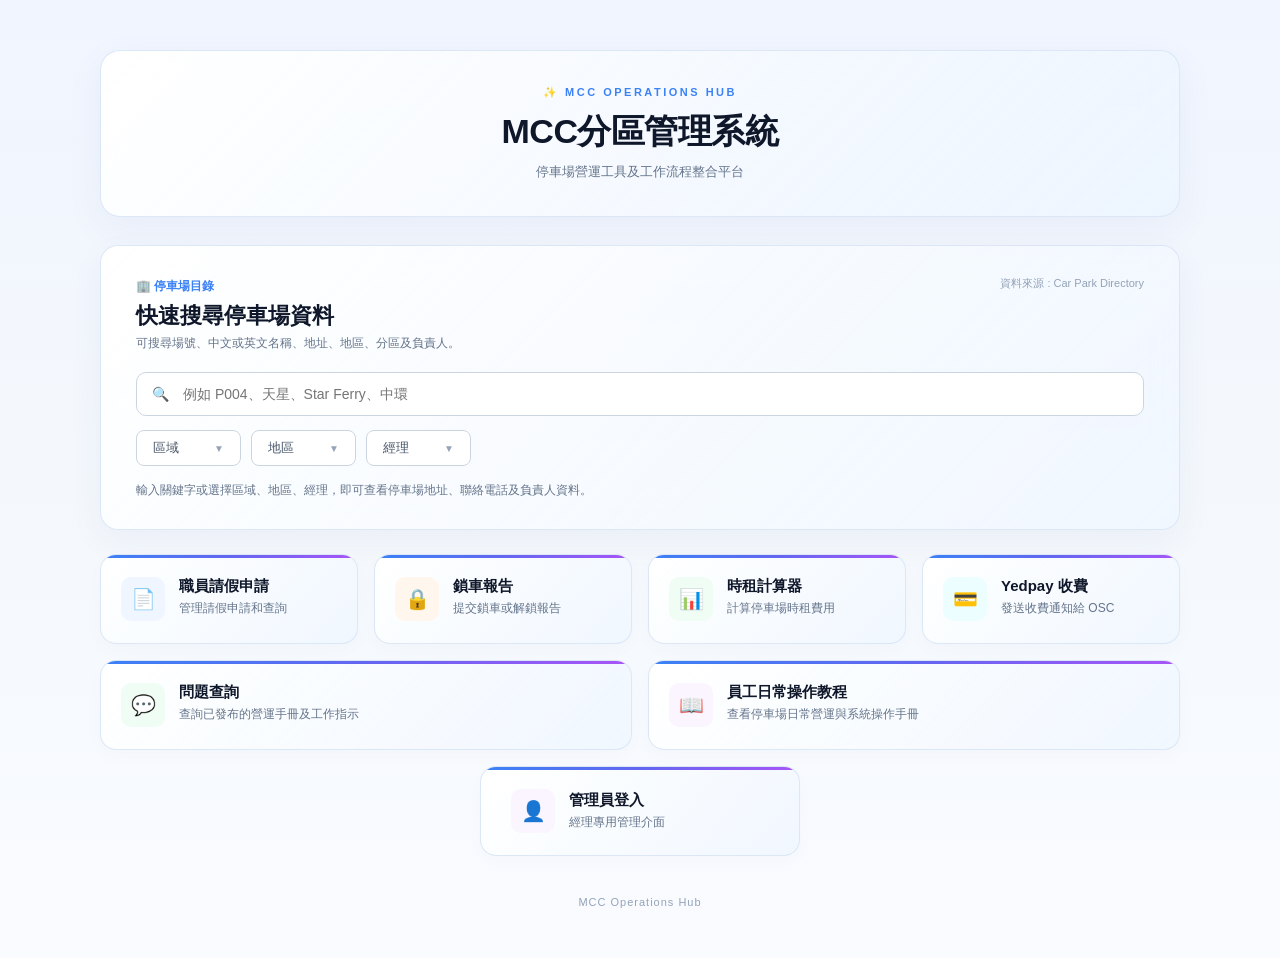
<file: index.html>
<!DOCTYPE html>
<html lang="zh-HK">
<head>
    <meta charset="UTF-8">
    <meta name="viewport" content="width=device-width, initial-scale=1.0">
    <title>MCC分區管理系統 - 停車場營運工具</title>
    <style>
        * {
            box-sizing: border-box;
            margin: 0;
            padding: 0;
            font-family: -apple-system, BlinkMacSystemFont, "Segoe UI", Roboto, "Helvetica Neue", Arial, sans-serif;
        }

        body {
            background: linear-gradient(180deg, #f0f5ff 0%, #f4f8fc 50%, #f9fbff 100%);
            color: #1e293b;
            padding: 50px 20px;
            min-height: 100vh;
        }

        .page-container {
            max-width: 1080px;
            margin: 0 auto;
            position: relative;
        }

        /* 頂部標題大卡片 */
        .top-header-card {
            background: linear-gradient(135deg, rgba(255, 255, 255, 0.95) 0%, rgba(235, 244, 255, 0.8) 100%);
            backdrop-filter: blur(16px);
            -webkit-backdrop-filter: blur(16px);
            border: 1px solid rgba(215, 228, 245, 0.85);
            border-radius: 20px;
            padding: 35px 30px;
            text-align: center;
            box-shadow: 0 12px 40px rgba(30, 58, 138, 0.05);
            margin-bottom: 28px;
            position: relative;
            overflow: hidden;
        }

        .brand-subtitle {
            font-size: 11px;
            letter-spacing: 2.5px;
            color: #3b82f6;
            font-weight: 700;
            margin-bottom: 10px;
        }

        .top-header-card h1 {
            font-size: 34px;
            color: #0f172a;
            font-weight: 800;
            letter-spacing: -0.5px;
            margin-bottom: 8px;
        }

        .brand-desc {
            font-size: 13px;
            color: #64748b;
        }

        /* 快速搜尋大卡片 */
        .search-main-card {
            background: linear-gradient(135deg, rgba(255, 255, 255, 0.95) 0%, rgba(238, 246, 255, 0.75) 100%);
            backdrop-filter: blur(16px);
            -webkit-backdrop-filter: blur(16px);
            border: 1px solid rgba(215, 228, 245, 0.85);
            border-radius: 18px;
            padding: 30px 35px;
            box-shadow: 0 12px 35px rgba(30, 58, 138, 0.05);
            margin-bottom: 24px;
            position: relative;
            overflow: hidden;
        }

        .func-card::before,
        .admin-card::before {
            content: '';
            position: absolute;
            top: 0;
            left: 0;
            right: 0;
            height: 3px;
            background: linear-gradient(90deg, #3b82f6 0%, #6366f1 50%, #a855f7 100%);
            border-radius: 16px 16px 0 0;
        }

        .directory-badge {
            font-size: 12px;
            color: #3b82f6;
            font-weight: 600;
        }

        .search-title-area {
            margin-top: 6px;
            margin-bottom: 6px;
        }

        .search-title-area h2 {
            font-size: 22px;
            color: #0f172a;
            font-weight: 700;
            margin-bottom: 4px;
        }

        .search-subtitle-text {
            font-size: 12px;
            color: #64748b;
        }

        .data-source-top {
            position: absolute;
            top: 30px;
            right: 35px;
            font-size: 11px;
            color: #94a3b8;
        }

        /* 搜尋輸入框 */
        .input-wrapper {
            position: relative;
            margin: 20px 0 14px 0;
        }

        .input-wrapper .search-icon {
            position: absolute;
            left: 16px;
            top: 50%;
            transform: translateY(-50%);
            color: #94a3b8;
            font-size: 14px;
        }

        .input-wrapper input {
            width: 100%;
            padding: 13px 16px 13px 46px;
            background: #ffffff;
            border: 1px solid #cbd5e1;
            border-radius: 10px;
            font-size: 14px;
            color: #0f172a;
            outline: none;
            transition: all 0.2s ease;
        }

        .input-wrapper input:focus {
            border-color: #3b82f6;
            box-shadow: 0 0 0 3px rgba(59, 130, 246, 0.12);
        }

        /* 下拉篩選列 */
        .filters-container {
            display: flex;
            gap: 10px;
            margin-bottom: 16px;
        }

        .dropdown-box {
            background: #ffffff;
            border: 1px solid #cbd5e1;
            border-radius: 8px;
            padding: 8px 16px;
            font-size: 13px;
            color: #475569;
            display: flex;
            align-items: center;
            justify-content: space-between;
            width: 105px;
            cursor: pointer;
        }

        .dropdown-arrow {
            font-size: 10px;
            color: #94a3b8;
        }

        .search-bottom-tip {
            font-size: 12px;
            color: #64748b;
        }

        /* 網格排版 */
        .modules-grid-row {
            display: grid;
            grid-template-columns: repeat(4, 1fr);
            gap: 16px;
            margin-bottom: 16px;
        }

        .modules-grid-row-2 {
            display: grid;
            grid-template-columns: repeat(2, 1fr);
            gap: 16px;
            margin-bottom: 16px;
        }

        /* 單個功能卡片設計 */
        .func-card {
            background: linear-gradient(135deg, rgba(255, 255, 255, 0.95) 0%, rgba(238, 246, 255, 0.75) 100%);
            border: 1px solid rgba(215, 228, 245, 0.85);
            border-radius: 16px;
            padding: 22px 20px;
            display: flex;
            align-items: flex-start;
            gap: 14px;
            box-shadow: 0 6px 20px rgba(0, 0, 0, 0.02);
            cursor: pointer;
            position: relative;
            overflow: hidden;
            transition: all 0.25s ease;
        }

        .func-card:hover {
            transform: translateY(-3px);
            box-shadow: 0 10px 30px rgba(59, 130, 246, 0.1);
            border-color: #3b82f6;
            background: linear-gradient(135deg, rgba(255, 255, 255, 1) 0%, rgba(230, 240, 255, 0.9));
        }

        /* 圖示方塊微調 */
        .icon-box {
            width: 44px;
            height: 44px;
            border-radius: 10px;
            display: flex;
            align-items: center;
            justify-content: center;
            font-size: 20px;
            flex-shrink: 0;
        }

        /* 顏色配搭 */
        .blue-bg { background: #eff6ff; color: #2563eb; }
        .orange-bg { background: #fff7ed; color: #ea580c; }
        .green-bg { background: #f0fdf4; color: #16a34a; }
        .cyan-bg { background: #ecfeff; color: #0891b2; }
        .cyan-light-bg { background: #f0fdf4; color: #0d9488; }
        .purple-bg { background: #faf5ff; color: #9333ea; }

        .func-text h3 {
            font-size: 15px;
            color: #0f172a;
            font-weight: 600;
            margin-bottom: 4px;
        }

        .func-text p {
            font-size: 12px;
            color: #64748b;
            line-height: 1.4;
        }

        /* 管理員登入列置中 */
        .admin-login-row {
            display: flex;
            justify-content: center;
            margin-top: 16px;
            margin-bottom: 30px;
        }

        .admin-card {
            background: linear-gradient(135deg, rgba(255, 255, 255, 0.95) 0%, rgba(238, 246, 255, 0.75) 100%);
            border: 1px solid rgba(215, 228, 245, 0.85);
            border-radius: 16px;
            padding: 22px 30px;
            display: flex;
            align-items: center;
            gap: 14px;
            box-shadow: 0 6px 20px rgba(0, 0, 0, 0.02);
            cursor: pointer;
            width: 320px;
            position: relative;
            overflow: hidden;
            transition: all 0.25s ease;
        }

        .admin-card:hover {
            transform: translateY(-3px);
            box-shadow: 0 10px 30px rgba(147, 51, 234, 0.1);
            border-color: #9333ea;
            background: linear-gradient(135deg, rgba(255, 255, 255, 1) 0%, rgba(240, 230, 255, 0.9));
        }

        /* 底部版權 */
        .footer-info {
            text-align: center;
            font-size: 11px;
            color: #94a3b8;
            letter-spacing: 1px;
            margin-top: 40px;
        }

        /* 響應式 */
        @media (max-width: 900px) {
            .modules-grid-row {
                grid-template-columns: repeat(2, 1fr) !important;
            }
        }
        @media (max-width: 600px) {
            .modules-grid-row, .modules-grid-row-2 {
                grid-template-columns: 1fr !important;
            }
        }
    </style>
</head>
<body>
    <div class="page-container">
        
        <!-- 頂部標題大卡片 -->
        <header class="top-header-card">
            <div class="brand-subtitle">✨ MCC OPERATIONS HUB</div>
            <h1>MCC分區管理系統</h1>
            <p class="brand-desc">停車場營運工具及工作流程整合平台</p>
        </header>

        <!-- 快速搜尋大卡片 -->
        <section class="search-main-card">
            <span class="directory-badge">🏢 停車場目錄</span>
            <div class="data-source-top">資料來源 : Car Park Directory</div>
            
            <div class="search-title-area">
                <h2>快速搜尋停車場資料</h2>
                <p class="search-subtitle-text">可搜尋場號、中文或英文名稱、地址、地區、分區及負責人。</p>
            </div>

            <!-- 搜尋框 -->
            <div class="input-wrapper">
                <span class="search-icon">🔍</span>
                <input type="text" placeholder="例如 P004、天星、Star Ferry、中環">
            </div>

            <!-- 下拉篩選 -->
            <div class="filters-container">
                <div class="dropdown-box">
                    <span>區域</span>
                    <span class="dropdown-arrow">▼</span>
                </div>
                <div class="dropdown-box">
                    <span>地區</span>
                    <span class="dropdown-arrow">▼</span>
                </div>
                <div class="dropdown-box">
                    <span>經理</span>
                    <span class="dropdown-arrow">▼</span>
                </div>
            </div>

            <div class="search-bottom-tip">輸入關鍵字或選擇區域、地區、經理，即可查看停車場地址、聯絡電話及負責人資料。</div>
        </section>

        <!-- 第一行功能卡片 (4格) -->
        <div class="modules-grid-row">
            <div class="func-card" onclick="alert('進入請假申請...')">
                <div class="icon-box blue-bg">📄</div>
                <div class="func-text">
                    <h3>職員請假申請</h3>
                    <p>管理請假申請和查詢</p>
                </div>
            </div>

            <div class="func-card" onclick="alert('進入鎖車報告...')">
                <div class="icon-box orange-bg">🔒</div>
                <div class="func-text">
                    <h3>鎖車報告</h3>
                    <p>提交鎖車或解鎖報告</p>
                </div>
            </div>

            <div class="func-card" onclick="alert('進入時租計算器...')">
                <div class="icon-box green-bg">📊</div>
                <div class="func-text">
                    <h3>時租計算器</h3>
                    <p>計算停車場時租費用</p>
                </div>
            </div>

            <div class="func-card" onclick="alert('進入 Yedpay 收費...')">
                <div class="icon-box cyan-bg">💳</div>
                <div class="func-text">
                    <h3>Yedpay 收費</h3>
                    <p>發送收費通知給 OSC</p>
                </div>
            </div>
        </div>

        <!-- 第二行功能卡片 (2格) -->
        <div class="modules-grid-row-2">
            <div class="func-card" onclick="alert('進入問題查詢...')">
                <div class="icon-box cyan-light-bg">💬</div>
                <div class="func-text">
                    <h3>問題查詢</h3>
                    <p>查詢已發布的營運手冊及工作指示</p>
                </div>
            </div>

            <div class="func-card" onclick="window.location.href='manuals.html'">
                <div class="icon-box purple-bg">📖</div>
                <div class="func-text">
                    <h3>員工日常操作教程</h3>
                    <p>查看停車場日常營運與系統操作手冊</p>
                </div>
            </div>
        </div>

        <!-- 管理員登入 -->
        <div class="admin-login-row">
            <div class="admin-card" onclick="alert('管理員登入...')">
                <div class="icon-box purple-bg">👤</div>
                <div class="func-text">
                    <h3>管理員登入</h3>
                    <p>經理專用管理介面</p>
                </div>
            </div>
        </div>

        <!-- 底部版權 -->
        <footer class="footer-info">
            MCC Operations Hub
        </footer>
    </div>
</body>
</html>
</file>
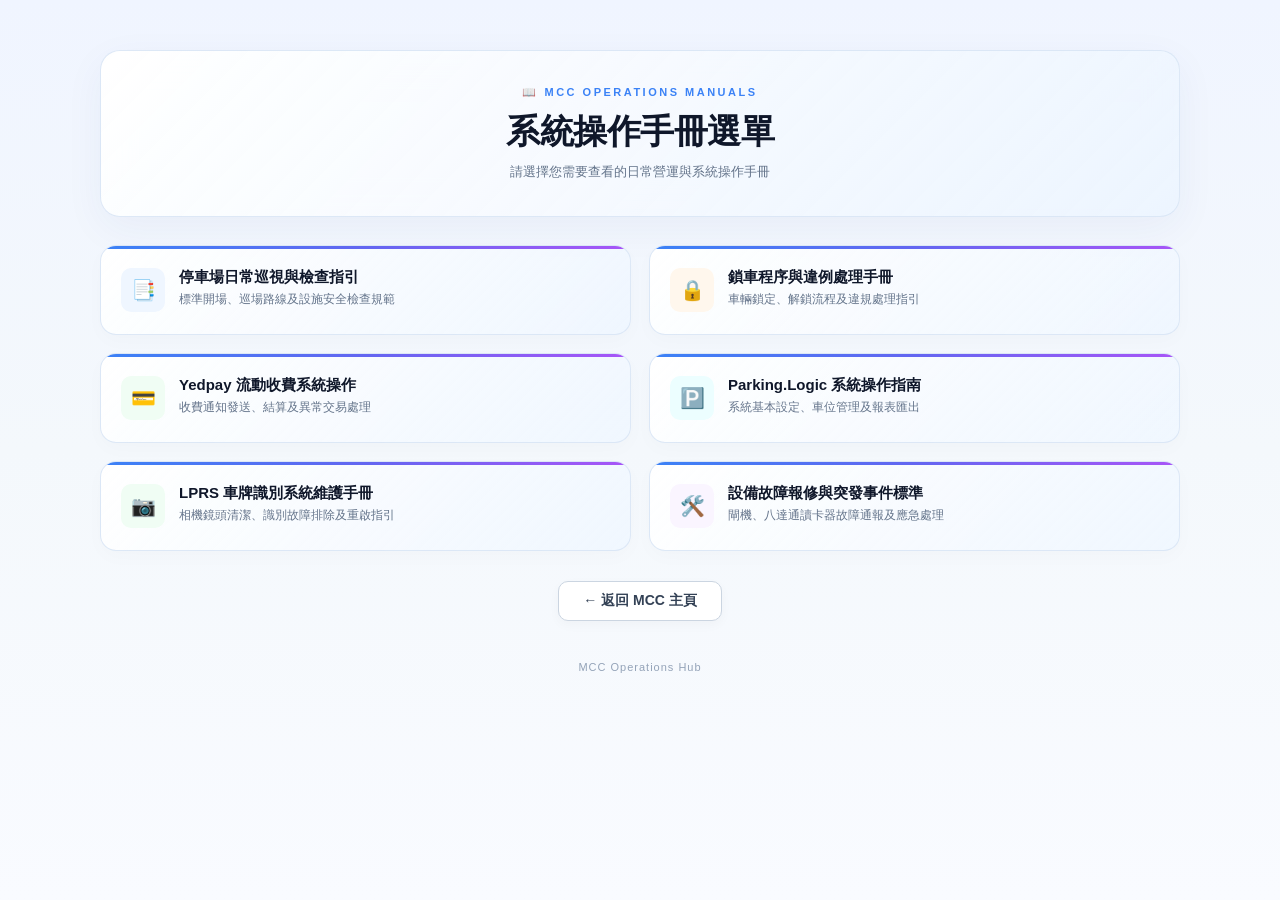
<file: manuals.html>
<!DOCTYPE html>
<html lang="zh-HK">
<head>
    <meta charset="UTF-8">
    <meta name="viewport" content="width=device-width, initial-scale=1.0">
    <title>系統操作手冊選單 - MCC分區管理系統</title>
    <link rel="stylesheet" href="style.css">
</head>
<body>
    <div class="page-container">
        
        <!-- 頂部標題大卡片 (同 index.html 100% 一致) -->
        <header class="top-header-card">
            <div class="brand-subtitle">📖 MCC OPERATIONS MANUALS</div>
            <h1>系統操作手冊選單</h1>
            <p class="brand-desc">請選擇您需要查看的日常營運與系統操作手冊</p>
        </header>

        <!-- 手冊分類卡片格網 (2 欄精緻排版) -->
        <section class="manuals-grid">
            <!-- 手冊 1 -->
            <div class="func-card" onclick="alert('載入手冊中...')">
                <div class="icon-box blue-bg">📑</div>
                <div class="func-text">
                    <h3>停車場日常巡視與檢查指引</h3>
                    <p>標準開場、巡場路線及設施安全檢查規範</p>
                </div>
            </div>

            <!-- 手冊 2 -->
            <div class="func-card" onclick="alert('載入手冊中...')">
                <div class="icon-box orange-bg">🔒</div>
                <div class="func-text">
                    <h3>鎖車程序與違例處理手冊</h3>
                    <p>車輛鎖定、解鎖流程及違規處理指引</p>
                </div>
            </div>

            <!-- 手冊 3 -->
            <div class="func-card" onclick="alert('載入手冊中...')">
                <div class="icon-box green-bg">💳</div>
                <div class="func-text">
                    <h3>Yedpay 流動收費系統操作</h3>
                    <p>收費通知發送、結算及異常交易處理</p>
                </div>
            </div>

            <!-- 手冊 4 -->
            <div class="func-card" onclick="alert('載入手冊中...')">
                <div class="icon-box cyan-bg">🅿️</div>
                <div class="func-text">
                    <h3>Parking.Logic 系統操作指南</h3>
                    <p>系統基本設定、車位管理及報表匯出</p>
                </div>
            </div>

            <!-- 手冊 5 -->
            <div class="func-card" onclick="alert('載入手冊中...')">
                <div class="icon-box cyan-light-bg">📷</div>
                <div class="func-text">
                    <h3>LPRS 車牌識別系統維護手冊</h3>
                    <p>相機鏡頭清潔、識別故障排除及重啟指引</p>
                </div>
            </div>

            <!-- 手冊 6 -->
            <div class="func-card" onclick="alert('載入手冊中...')">
                <div class="icon-box purple-bg">🛠️</div>
                <div class="func-text">
                    <h3>設備故障報修與突發事件標準</h3>
                    <p>閘機、八達通讀卡器故障通報及應急處理</p>
                </div>
            </div>
        </section>

        <!-- 返回主頁按鈕列 -->
        <div class="back-home-row">
            <button class="back-btn" onclick="goBackHome()">← 返回 MCC 主頁</button>
        </div>

        <!-- 底部版權 -->
        <footer class="footer-info">
            MCC Operations Hub
        </footer>
    </div>

    <script>
        function goBackHome() {
            // 返回主頁
            window.location.href = 'index.html';
        }
    </script>
</body>
</html>
</file>
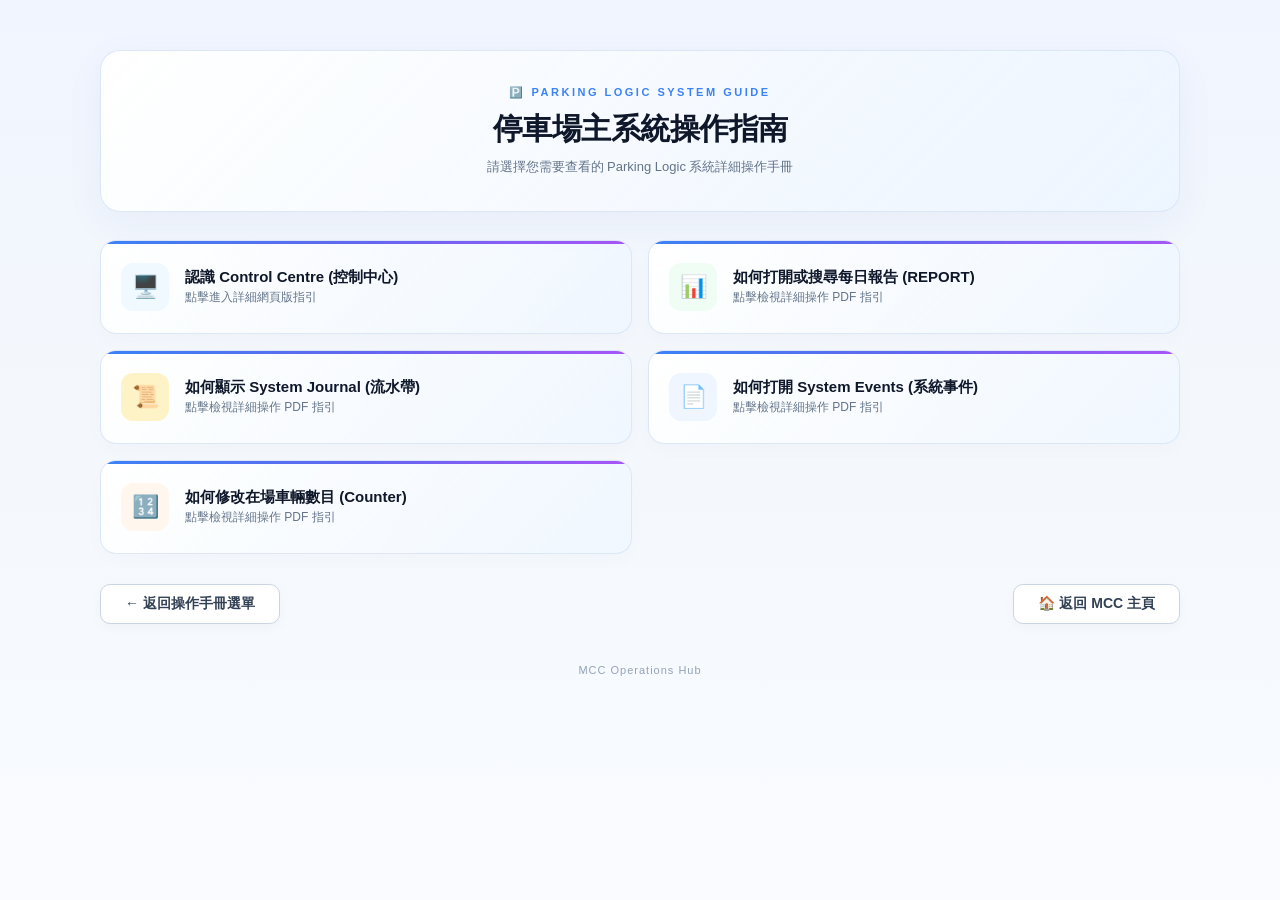
<file: parking_logic.html>
<!DOCTYPE html>
<html lang="zh-HK">
<head>
    <meta charset="UTF-8">
    <meta name="viewport" content="width=device-width, initial-scale=1.0">
    <title>停車場主系統操作 (Parking Logic) - MCC分區管理系統</title>
    <style>
        * {
            box-sizing: border-box;
            margin: 0;
            padding: 0;
            font-family: -apple-system, BlinkMacSystemFont, "Segoe UI", Roboto, "Helvetica Neue", Arial, sans-serif;
        }

        body {
            background: linear-gradient(180deg, #f0f5ff 0%, #f4f8fc 50%, #f9fbff 100%);
            color: #1e293b;
            padding: 50px 20px;
            min-height: 100vh;
        }

        .page-container {
            max-width: 1080px;
            margin: 0 auto;
            position: relative;
        }

        /* 頂部標題大卡片 */
        .top-header-card {
            background: linear-gradient(135deg, rgba(255, 255, 255, 0.95) 0%, rgba(235, 244, 255, 0.8) 100%);
            backdrop-filter: blur(16px);
            -webkit-backdrop-filter: blur(16px);
            border: 1px solid rgba(215, 228, 245, 0.85);
            border-radius: 20px;
            padding: 35px 30px;
            text-align: center;
            box-shadow: 0 12px 40px rgba(30, 58, 138, 0.05);
            margin-bottom: 28px;
            position: relative;
            overflow: hidden;
        }

        .brand-subtitle {
            font-size: 11px;
            letter-spacing: 2.5px;
            color: #3b82f6;
            font-weight: 700;
            margin-bottom: 10px;
        }

        .top-header-card h1 {
            font-size: 30px;
            color: #0f172a;
            font-weight: 800;
            letter-spacing: -0.5px;
            margin-bottom: 8px;
        }

        .brand-desc {
            font-size: 13px;
            color: #64748b;
        }

        /* 內容方塊網格排版 (2 欄精緻卡片) */
        .modules-grid-row {
            display: grid;
            grid-template-columns: repeat(2, 1fr);
            gap: 16px;
            margin-bottom: 24px;
        }

        /* 單個方塊卡片設計 */
        .pdf-card {
            background: linear-gradient(135deg, rgba(255, 255, 255, 0.95) 0%, rgba(238, 246, 255, 0.75) 100%);
            border: 1px solid rgba(215, 228, 245, 0.85);
            border-radius: 16px;
            padding: 22px 20px;
            box-shadow: 0 6px 20px rgba(0, 0, 0, 0.02);
            position: relative;
            overflow: hidden;
            display: flex;
            align-items: center;
            gap: 16px;
            cursor: pointer;
            text-decoration: none;
            transition: all 0.25s ease;
        }

        .pdf-card::before {
            content: '';
            position: absolute;
            top: 0;
            left: 0;
            right: 0;
            height: 3px;
            background: linear-gradient(90deg, #3b82f6 0%, #6366f1 50%, #a855f7 100%);
            border-radius: 16px 16px 0 0;
        }

        .pdf-card:hover {
            transform: translateY(-3px);
            box-shadow: 0 10px 30px rgba(59, 130, 246, 0.1);
            border-color: #3b82f6;
            background: linear-gradient(135deg, rgba(255, 255, 255, 1) 0%, rgba(230, 240, 255, 0.9));
        }

        .icon-box {
            width: 48px;
            height: 48px;
            border-radius: 12px;
            display: flex;
            align-items: center;
            justify-content: center;
            font-size: 22px;
            flex-shrink: 0;
            background: #eff6ff;
            color: #2563eb;
        }

        .pdf-text h3 {
            font-size: 15px;
            color: #0f172a;
            font-weight: 700;
            margin-bottom: 2px;
        }

        .pdf-text p {
            font-size: 12px;
            color: #64748b;
        }

        /* 返回按鈕列 */
        .back-row {
            display: flex;
            justify-content: space-between;
            align-items: center;
            margin-top: 30px;
        }

        .back-btn {
            background: #ffffff;
            border: 1px solid #cbd5e1;
            color: #334155;
            padding: 10px 24px;
            border-radius: 10px;
            font-size: 14px;
            font-weight: 600;
            cursor: pointer;
            box-shadow: 0 4px 12px rgba(0,0,0,0.03);
            text-decoration: none;
            transition: all 0.2s ease;
        }

        .back-btn:hover {
            background: #f8fafc;
            border-color: #3b82f6;
            color: #2563eb;
        }

        /* 底部版權 */
        .footer-info {
            text-align: center;
            font-size: 11px;
            color: #94a3b8;
            letter-spacing: 1px;
            margin-top: 40px;
        }

        /* 響應式手機單欄 */
        @media (max-width: 768px) {
            .modules-grid-row {
                grid-template-columns: 1fr !important;
            }
        }
    </style>
</head>
<body>
    <div class="page-container">
        
        <!-- 頂部標題大卡片 -->
        <header class="top-header-card">
            <div class="brand-subtitle">🅿️ PARKING LOGIC SYSTEM GUIDE</div>
            <h1>停車場主系統操作指南</h1>
            <p class="brand-desc">請選擇您需要查看的 Parking Logic 系統詳細操作手冊</p>
        </header>

        <!-- 方塊卡片清單 -->
        <div class="modules-grid-row">
            
            <!-- 1. 認識 Control Centre (控制中心) -> 連結往精美網頁版 -->
            <a href="control_centre.html" class="pdf-card">
                <div class="icon-box" style="background:#f0f9ff; color:#0284c7;">🖥️</div>
                <div class="pdf-text">
                    <h3>認識 Control Centre (控制中心)</h3>
                    <p>點擊進入詳細網頁版指引</p>
                </div>
            </a>

            <!-- 2. 如何打開或搜尋每日報告 (REPORT) -->
            <a href="pdfs/daily_report.pdf" target="_blank" class="pdf-card">
                <div class="icon-box" style="background:#f0fdf4; color:#16a34a;">📊</div>
                <div class="pdf-text">
                    <h3>如何打開或搜尋每日報告 (REPORT)</h3>
                    <p>點擊檢視詳細操作 PDF 指引</p>
                </div>
            </a>

            <!-- 3. 如何顯示 System Journal (流水帶) -->
            <a href="pdfs/system_journal.pdf" target="_blank" class="pdf-card">
                <div class="icon-box" style="background:#fef3c7; color:#d97706;">📜</div>
                <div class="pdf-text">
                    <h3>如何顯示 System Journal (流水帶)</h3>
                    <p>點擊檢視詳細操作 PDF 指引</p>
                </div>
            </a>

            <!-- 4. 如何打開 System Events (系統事件) -->
            <a href="pdfs/system_events.pdf" target="_blank" class="pdf-card">
                <div class="icon-box" style="background:#eff6ff; color:#2563eb;">📄</div>
                <div class="pdf-text">
                    <h3>如何打開 System Events (系統事件)</h3>
                    <p>點擊檢視詳細操作 PDF 指引</p>
                </div>
            </a>

            <!-- 5. 如何修改在場車輛數目 (Counter) -->
            <a href="pdfs/counter_modify.pdf" target="_blank" class="pdf-card">
                <div class="icon-box" style="background:#fff7ed; color:#ea580c;">🔢</div>
                <div class="pdf-text">
                    <h3>如何修改在場車輛數目 (Counter)</h3>
                    <p>點擊檢視詳細操作 PDF 指引</p>
                </div>
            </a>

        </div>

        <!-- 返回按鈕列 -->
        <div class="back-row">
            <a href="manuals.html" class="back-btn">← 返回操作手冊選單</a>
            <a href="index.html" class="back-btn">🏠 返回 MCC 主頁</a>
        </div>

        <!-- 底部版權 -->
        <footer class="footer-info">
            MCC Operations Hub
        </footer>
    </div>
</body>
</html>
</file>
<file: style.css>
* {
    box-sizing: border-box;
    margin: 0;
    padding: 0;
    font-family: -apple-system, BlinkMacSystemFont, "Segoe UI", Roboto, "Helvetica Neue", Arial, sans-serif;
}

body {
    background: linear-gradient(180deg, #f0f5ff 0%, #f4f8fc 50%, #f9fbff 100%);
    color: #1e293b;
    padding: 50px 20px;
    min-height: 100vh;
}

.page-container {
    max-width: 1080px;
    margin: 0 auto;
    position: relative;
}

/* 頂部標題大卡片 */
.top-header-card {
    background: linear-gradient(135deg, rgba(255, 255, 255, 0.95) 0%, rgba(235, 244, 255, 0.8) 100%);
    backdrop-filter: blur(16px);
    -webkit-backdrop-filter: blur(16px);
    border: 1px solid rgba(215, 228, 245, 0.85);
    border-radius: 20px;
    padding: 35px 30px;
    text-align: center;
    box-shadow: 0 12px 40px rgba(30, 58, 138, 0.05);
    margin-bottom: 28px;
    position: relative;
    overflow: hidden;
}

.brand-subtitle {
    font-size: 11px;
    letter-spacing: 2.5px;
    color: #3b82f6;
    font-weight: 700;
    margin-bottom: 10px;
}

.top-header-card h1 {
    font-size: 34px;
    color: #0f172a;
    font-weight: 800;
    letter-spacing: -0.5px;
    margin-bottom: 8px;
}

.brand-desc {
    font-size: 13px;
    color: #64748b;
}

/* 快速搜尋大卡片 */
.search-main-card {
    background: linear-gradient(135deg, rgba(255, 255, 255, 0.95) 0%, rgba(238, 246, 255, 0.75) 100%);
    backdrop-filter: blur(16px);
    -webkit-backdrop-filter: blur(16px);
    border: 1px solid rgba(215, 228, 245, 0.85);
    border-radius: 18px;
    padding: 30px 35px;
    box-shadow: 0 12px 35px rgba(30, 58, 138, 0.05);
    margin-bottom: 24px;
    position: relative;
    overflow: hidden;
}

.func-card::before,
.admin-card::before {
    content: '';
    position: absolute;
    top: 0;
    left: 0;
    right: 0;
    height: 3px;
    background: linear-gradient(90deg, #3b82f6 0%, #6366f1 50%, #a855f7 100%);
    border-radius: 16px 16px 0 0;
}

.directory-badge {
    font-size: 12px;
    color: #3b82f6;
    font-weight: 600;
}

.search-title-area {
    margin-top: 6px;
    margin-bottom: 6px;
}

.search-title-area h2 {
    font-size: 22px;
    color: #0f172a;
    font-weight: 700;
    margin-bottom: 4px;
}

.search-subtitle-text {
    font-size: 12px;
    color: #64748b;
}

.data-source-top {
    position: absolute;
    top: 30px;
    right: 35px;
    font-size: 11px;
    color: #94a3b8;
}

/* 搜尋輸入框 */
.input-wrapper {
    position: relative;
    margin: 20px 0 14px 0;
}

.input-wrapper .search-icon {
    position: absolute;
    left: 16px;
    top: 50%;
    transform: translateY(-50%);
    color: #94a3b8;
    font-size: 14px;
}

.input-wrapper input {
    width: 100%;
    padding: 13px 16px 13px 46px;
    background: #ffffff;
    border: 1px solid #cbd5e1;
    border-radius: 10px;
    font-size: 14px;
    color: #0f172a;
    outline: none;
    transition: all 0.2s ease;
}

.input-wrapper input:focus {
    border-color: #3b82f6;
    box-shadow: 0 0 0 3px rgba(59, 130, 246, 0.12);
}

/* 下拉篩選列 */
.filters-container {
    display: flex;
    gap: 10px;
    margin-bottom: 16px;
}

.dropdown-box {
    background: #ffffff;
    border: 1px solid #cbd5e1;
    border-radius: 8px;
    padding: 8px 16px;
    font-size: 13px;
    color: #475569;
    display: flex;
    align-items: center;
    justify-content: space-between;
    width: 105px;
    cursor: pointer;
}

.dropdown-arrow {
    font-size: 10px;
    color: #94a3b8;
}

.search-bottom-tip {
    font-size: 12px;
    color: #64748b;
}

/* 功能卡片格網：確保任何尺寸下都唔會變奇怪形狀 */
.modules-grid-row {
    display: grid;
    grid-template-columns: repeat(4, 1fr);
    gap: 16px;
    margin-bottom: 16px;
}

/* 第二層「系統操作手冊選單」專用 2 欄網格排版 */
.manuals-grid {
    display: grid;
    grid-template-columns: repeat(2, 1fr);
    gap: 18px;
    margin-bottom: 30px;
}

/* 單個功能卡片設計 */
.func-card {
    background: linear-gradient(135deg, rgba(255, 255, 255, 0.95) 0%, rgba(238, 246, 255, 0.75) 100%);
    border: 1px solid rgba(215, 228, 245, 0.85);
    border-radius: 16px;
    padding: 22px 20px;
    display: flex;
    align-items: flex-start;
    gap: 14px;
    box-shadow: 0 6px 20px rgba(0, 0, 0, 0.02);
    cursor: pointer;
    position: relative;
    overflow: hidden;
    transition: all 0.25s ease;
}

.func-card:hover {
    transform: translateY(-3px);
    box-shadow: 0 10px 30px rgba(59, 130, 246, 0.1);
    border-color: #3b82f6;
    background: linear-gradient(135deg, rgba(255, 255, 255, 1) 0%, rgba(230, 240, 255, 0.9));
}

/* 圖示方塊微調 */
.icon-box {
    width: 44px;
    height: 44px;
    border-radius: 10px;
    display: flex;
    align-items: center;
    justify-content: center;
    font-size: 20px;
    flex-shrink: 0;
}

/* 顏色配搭 */
.blue-bg { background: #eff6ff; color: #2563eb; }
.orange-bg { background: #fff7ed; color: #ea580c; }
.green-bg { background: #f0fdf4; color: #16a34a; }
.cyan-bg { background: #ecfeff; color: #0891b2; }
.cyan-light-bg { background: #f0fdf4; color: #0d9488; }
.purple-bg { background: #faf5ff; color: #9333ea; }

.func-text h3 {
    font-size: 15px;
    color: #0f172a;
    font-weight: 600;
    margin-bottom: 4px;
}

.func-text p {
    font-size: 12px;
    color: #64748b;
    line-height: 1.4;
}

/* 管理員登入列置中 */
.admin-login-row {
    display: flex;
    justify-content: center;
    margin-top: 16px;
    margin-bottom: 30px;
}

.admin-card {
    background: linear-gradient(135deg, rgba(255, 255, 255, 0.95) 0%, rgba(238, 246, 255, 0.75) 100%);
    border: 1px solid rgba(215, 228, 245, 0.85);
    border-radius: 16px;
    padding: 22px 30px;
    display: flex;
    align-items: center;
    gap: 14px;
    box-shadow: 0 6px 20px rgba(0, 0, 0, 0.02);
    cursor: pointer;
    width: 320px;
    position: relative;
    overflow: hidden;
    transition: all 0.25s ease;
}

.admin-card:hover {
    transform: translateY(-3px);
    box-shadow: 0 10px 30px rgba(147, 51, 234, 0.1);
    border-color: #9333ea;
    background: linear-gradient(135deg, rgba(255, 255, 255, 1) 0%, rgba(240, 230, 255, 0.9));
}

/* 返回主頁按鈕樣式 */
.back-home-row {
    text-align: center;
    margin-top: 20px;
}

.back-btn {
    background: #ffffff;
    border: 1px solid #cbd5e1;
    color: #334155;
    padding: 10px 24px;
    border-radius: 10px;
    font-size: 14px;
    font-weight: 600;
    cursor: pointer;
    box-shadow: 0 4px 12px rgba(0,0,0,0.03);
    transition: all 0.2s ease;
}

.back-btn:hover {
    background: #f8fafc;
    border-color: #3b82f6;
    color: #2563eb;
}

/* 底部版權 */
.footer-info {
    text-align: center;
    font-size: 11px;
    color: #94a3b8;
    letter-spacing: 1px;
    margin-top: 40px;
}

/* 針對手動手機或狹窄螢幕的安全 RWD 規則：自動變成整齊的 1-2 欄，絕不變長條柱 */
@media (max-width: 900px) {
    .modules-grid-row {
        grid-template-columns: repeat(2, 1fr) !important;
    }
}
@media (max-width: 600px) {
    .modules-grid-row {
        grid-template-columns: 1fr !important;
    }
    .manuals-grid {
        grid-template-columns: 1fr !important;
    }
}
</file>
